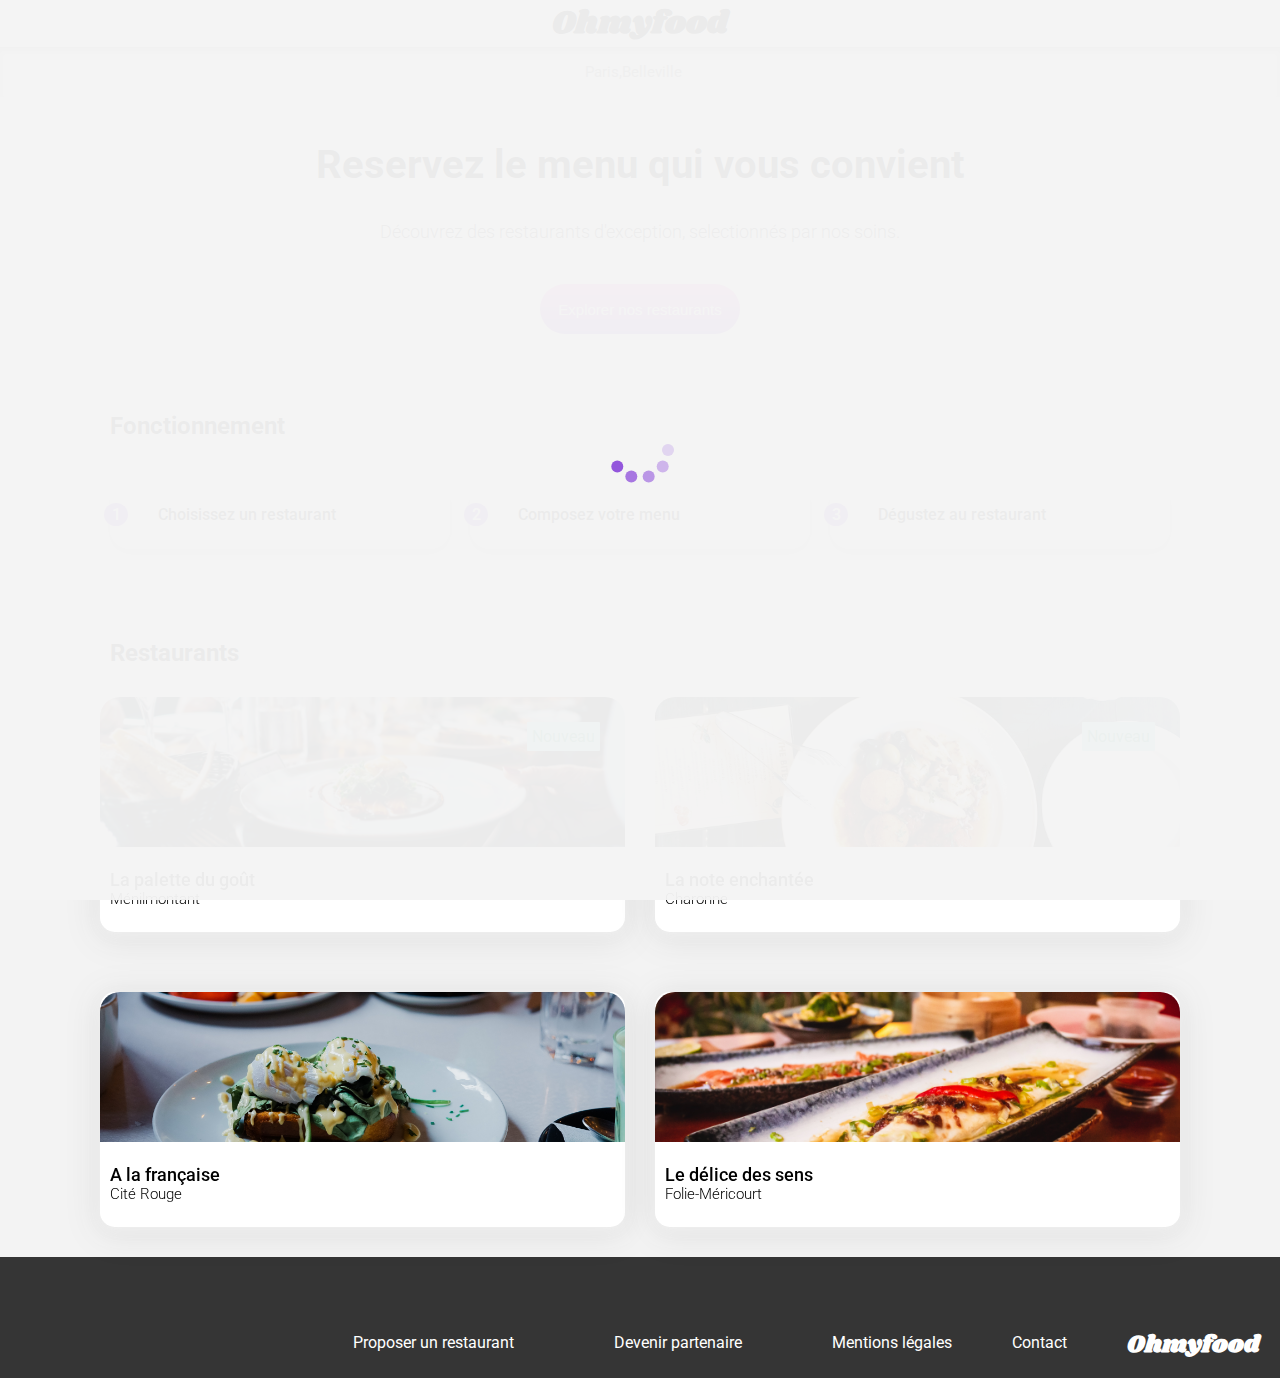
<file: Ohmyfood/index.html>
<!DOCTYPE html>
<html lang="fr">
  <head>
    <meta charset="UTF-8" />
    <meta name="viewport" content="width=device-width, initial-scale=1.0" />
    <title>OhMyFood</title>
    <link rel="preconnect" href="https://fonts.googleapis.com" />
    <link rel="preconnect" href="https://fonts.gstatic.com" crossorigin />
    <link
      rel="stylesheet"
      href="https://cdnjs.cloudflare.com/ajax/libs/font-awesome/6.2.1/css/all.min.css"
      integrity="sha512-MV7K8+y+gLIBoVD59lQIYicR65iaqukzvf/nwasF0nqhPay5w/9lJmVM2hMDcnK1OnMGCdVK+iQrJ7lzPJQd1w=="
      crossorigin="anonymous"
      referrerpolicy="no-referrer"
    />
    <link rel="stylesheet" href="sass/style.css" />
    <link
      href="https://fonts.googleapis.com/css2?family=Roboto:wght@100;300;500;700&family=Shrikhand&display=swap"
      rel="stylesheet"
    />
  </head>
  <body>
    <div class="main-container">
      <div class="loader">
        <div class="spinner"></div>
      </div>
      <header>
        <h1>Ohmyfood</h1>
      </header>

      <main>
        <div class="location">
          <i class="fa-solid fa-location-dot"></i>
          <input
            class="search-bar"
            type="search"
            placeholder="Paris,Belleville"
          />
        </div>
        <div class="recherche">
          <div class="recherche__titre">
            <h2>Reservez le menu qui vous convient</h2>

            <p>
              Découvrez des restaurants d'exception, selectionnés par nos soins.
            </p>
          </div>

          <button class="button">Explorer nos restaurants</button>
        </div>
        <section class="fonctionnement">
          <div class="fonctionnement__titre">
            <h2>Fonctionnement</h2>
          </div>

          <div class="fonctionnement__liste">
            <div class="fonctionnement__liste--card">
              <div class="fonctionnement__liste--num">1</div>
              <div><i class="fas fa-mobile-alt"></i></div>
              <h3 class="fonctionnement-txt">Choisissez un restaurant</h3>
            </div>
            <div class="fonctionnement__liste--card">
              <div class="fonctionnement__liste--num">2</div>
              <div><i class="fas fa-list"></i></div>
              <h3 class="fonctionnement-txt">Composez votre menu</h3>
            </div>
            <div class="fonctionnement__liste--card">
              <div class="fonctionnement__liste--num">3</div>
              <div><i class="fas fa-store"></i></div>
              <h3 class="fonctionnement-txt">Dégustez au restaurant</h3>
            </div>
          </div>
        </section>

        <section class="restaurants">
          <div class="restaurants__titre">
            <h2>Restaurants</h2>
          </div>
          <div class="restaurants_container">
            <a href="./page-resto1.html" class="card">
              <img
                src="restaurants/images/jay-wennington-N_Y88TWmGwA-unsplash.jpg"
                alt="La palette du goût"
              />
              <span class="nouveauté">Nouveau</span>
              <div class="restaurant-info">
                <div class="card-txt">
                  <h3>La palette du goût</h3>
                  <p>Ménilmontant</p>
                </div>
                <div class="favori">
                  <i class="fa-regular fa-heart" aria-hidden="true"></i>
                  <i class="fa-solid fa-heart" aria-hidden="true"></i>
                </div>
              </div>
            </a>

            <a href="./page-resto2.html" class="card">
              <img
                src="restaurants/images/stil-u2Lp8tXIcjw-unsplash.jpg"
                alt="La note enchantée"
              />
              <span class="nouveauté">Nouveau</span>
              <div class="restaurant-info">
                <div class="card-txt">
                  <h3>La note enchantée</h3>
                  <p>Charonne</p>
                </div>
                <div class="favori">
                  <i class="fa-regular fa-heart" aria-hidden="true"></i>
                  <i class="fa-solid fa-heart" aria-hidden="true"></i>
                </div>
              </div>
            </a>

            <a href="./page-resto3.html" class="card">
              <img
                src="restaurants/images/toa-heftiba-DQKerTsQwi0-unsplash.jpg"
                alt="A la française"
              />

              <div class="restaurant-info">
                <div class="card-txt">
                  <h3>A la française</h3>
                  <p>Cité Rouge</p>
                </div>
                <div class="favori">
                  <i class="fa-regular fa-heart" aria-hidden="true"></i>
                  <i class="fa-solid fa-heart" aria-hidden="true"></i>
                </div>
              </div>
            </a>

            <a href="./page-resto4.html" class="card">
              <img
                src="restaurants/images/louis-hansel-shotsoflouis-qNBGVyOCY8Q-unsplash.jpg"
                alt="Le délice des sens"
              />

              <div class="restaurant-info">
                <div class="card-txt">
                  <h3>Le délice des sens</h3>
                  <p>Folie-Méricourt</p>
                </div>
                <div class="favori">
                  <i class="fa-regular fa-heart" aria-hidden="true"></i>
                  <i class="fa-solid fa-heart" aria-hidden="true"></i>
                </div>
              </div>
            </a>
          </div>
        </section>
      </main>
      <footer>
        <div class="footer">
          <h2>Ohmyfood</h2>

          <h3 class="footer_info info1">
            <i class="fa-solid fa-utensils"></i>Proposer un restaurant
          </h3>

          <h3 class="footer_info info2">
            <i class="fa-solid fa-handshake-angle"></i> Devenir partenaire
          </h3>

          <h3 class="info3">Mentions légales</h3>

          <a href="mailto:renaultlucas@gmail.com" class="info4">Contact</a>
        </div>
      </footer>
    </div>
  </body>
</html>
</file>
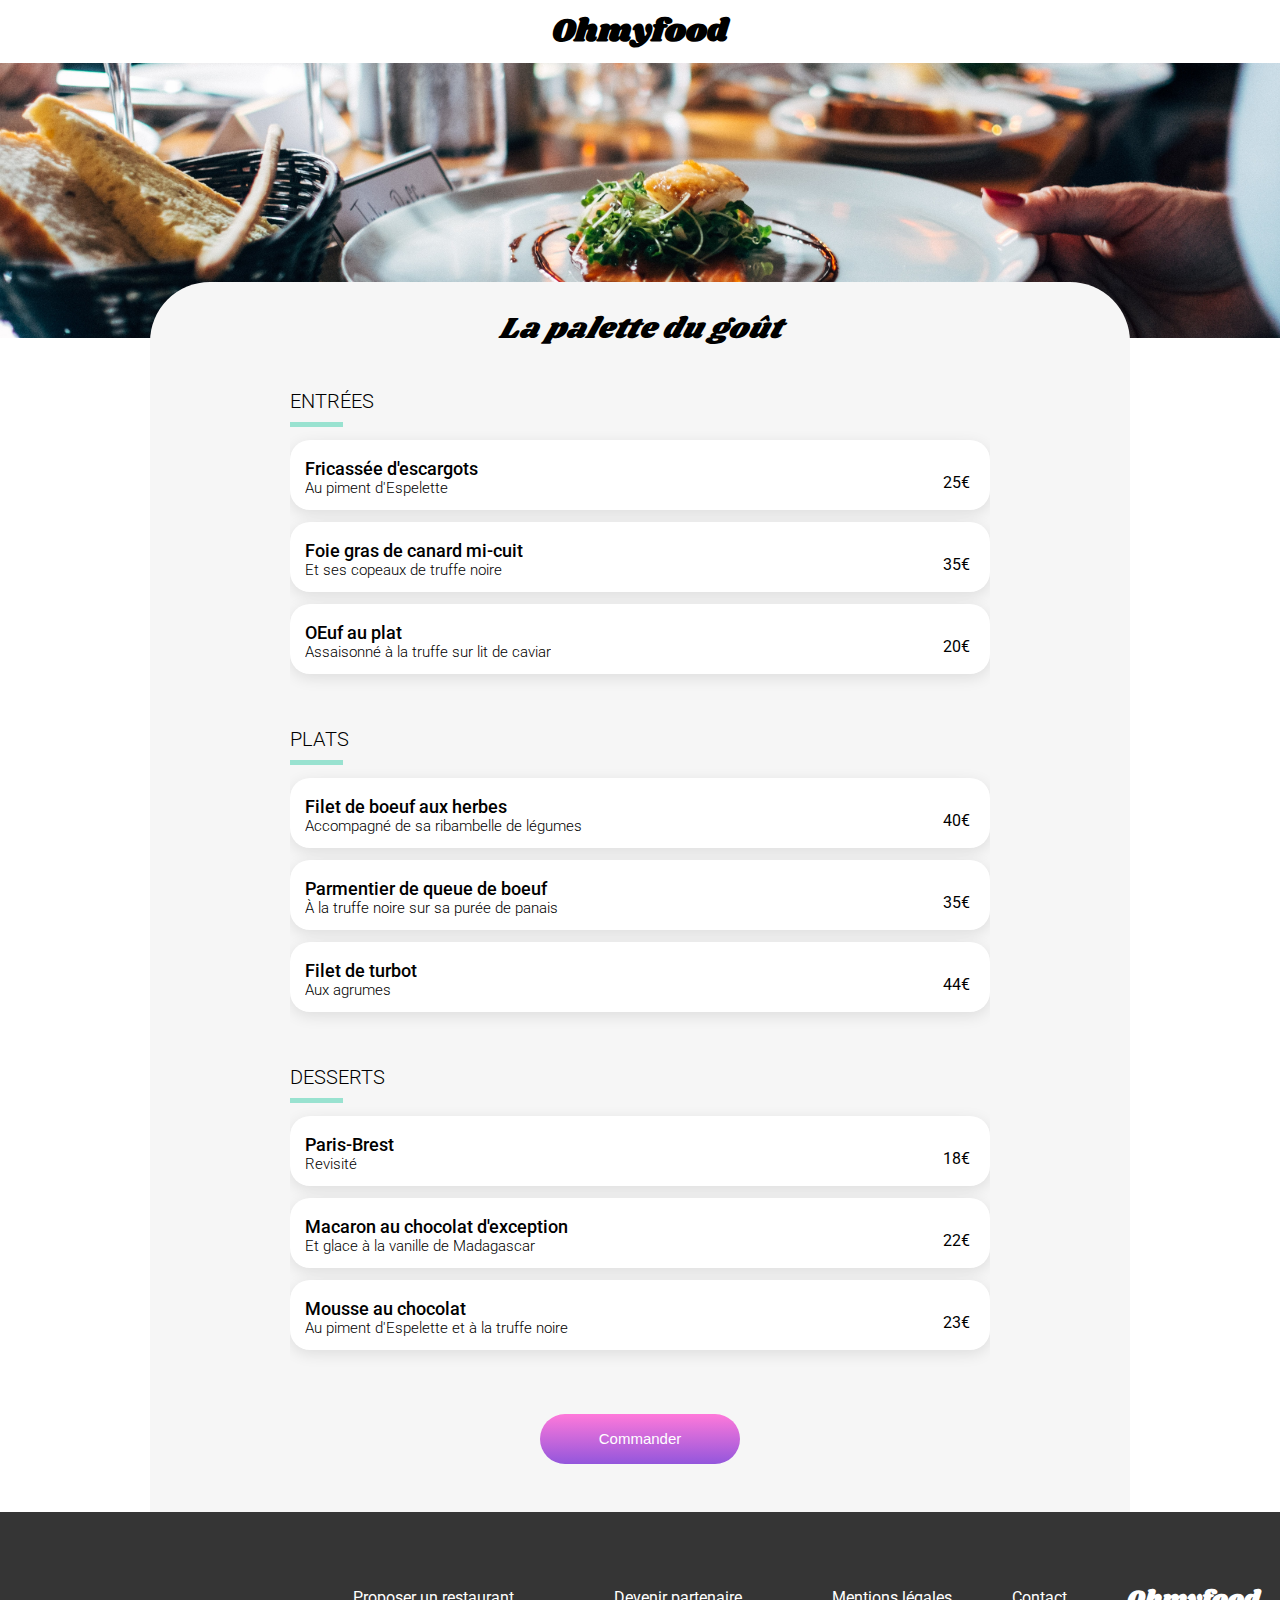
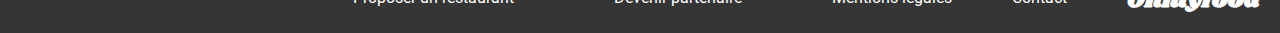
<file: Ohmyfood/page-resto1.html>
<!DOCTYPE html>
<html lang="fr">
  <head>
    <meta charset="UTF-8" />
    <meta name="viewport" content="width=device-width, initial-scale=1.0" />
    <title>OhMyFood</title>
    <link rel="preconnect" href="https://fonts.googleapis.com" />
    <link rel="preconnect" href="https://fonts.gstatic.com" crossorigin />
    <link
      rel="stylesheet"
      href="https://cdnjs.cloudflare.com/ajax/libs/font-awesome/6.2.1/css/all.min.css"
      integrity="sha512-MV7K8+y+gLIBoVD59lQIYicR65iaqukzvf/nwasF0nqhPay5w/9lJmVM2hMDcnK1OnMGCdVK+iQrJ7lzPJQd1w=="
      crossorigin="anonymous"
      referrerpolicy="no-referrer"
    />
    <link rel="stylesheet" href="sass/style.css" />
    <link
      href="https://fonts.googleapis.com/css2?family=Roboto:wght@100;300;500;700&family=Shrikhand&display=swap"
      rel="stylesheet"
    />
  </head>
  <body>
    <header class="header-resto">
      <a class="fa-solid fa-arrow-left" href="./index.html"></a>
      <h1>Ohmyfood</h1>
    </header>
    <main>
      <img
        src="restaurants/images/jay-wennington-N_Y88TWmGwA-unsplash.jpg"
        alt="La palette du goût"
        class="resto-img"
      />
      <section class="resto-menu">
        <div class="resto-titre">
          <h2 class="nom-menu">La palette du goût</h2>
          <i class="fa-regular fa-heart" aria-hidden="true"></i>
          <i class="fa-solid fa-heart" aria-hidden="true"></i>
        </div>

        <div class="resto-block">
          <div class="menu-carte">
            <h2>ENTRÉES</h2>
          </div>
          <div class="resto-card-info">
            <div class="resto-card-container">
              <div class="resto-card-content">
                <h3>Fricassée d'escargots</h3>
                <p>Au piment d'Espelette</p>
              </div>
              <span class="prix">25€</span>
              <div class="resto-checkbox">
                <i class="fa-solid fa-check"></i>
              </div>
            </div>
          </div>
          <div class="resto-card-info">
            <div class="resto-card-container">
              <div class="resto-card-content">
                <h3>Foie gras de canard mi-cuit</h3>
                <p>Et ses copeaux de truffe noire</p>
              </div>
              <span class="prix">35€</span>
              <div class="resto-checkbox">
                <i class="fa-solid fa-check"></i>
              </div>
            </div>
          </div>
          <div class="resto-card-info">
            <div class="resto-card-container">
              <div class="resto-card-content">
                <h3>OEuf au plat</h3>
                <p>Assaisonné à la truffe sur lit de caviar</p>
              </div>
              <span class="prix">20€</span>
              <div class="resto-checkbox">
                <i class="fa-solid fa-check"></i>
              </div>
            </div>
          </div>
        </div>
        <div class="resto-block">
          <div class="menu-carte">
            <h2>PLATS</h2>
          </div>
          <div class="resto-card-info">
            <div class="resto-card-container">
              <div class="resto-card-content">
                <h3>Filet de boeuf aux herbes</h3>
                <p>Accompagné de sa ribambelle de légumes</p>
              </div>
              <span class="prix">40€</span>
              <div class="resto-checkbox">
                <i class="fa-solid fa-check"></i>
              </div>
            </div>
          </div>
          <div class="resto-card-info">
            <div class="resto-card-container">
              <div class="resto-card-content">
                <h3>Parmentier de queue de boeuf</h3>
                <p>À la truffe noire sur sa purée de panais</p>
              </div>
              <span class="prix">35€</span>
              <div class="resto-checkbox">
                <i class="fa-solid fa-check"></i>
              </div>
            </div>
          </div>
          <div class="resto-card-info">
            <div class="resto-card-container">
              <div class="resto-card-content">
                <h3>Filet de turbot</h3>
                <p>Aux agrumes</p>
              </div>
              <span class="prix">44€</span>
              <div class="resto-checkbox">
                <i class="fa-solid fa-check"></i>
              </div>
            </div>
          </div>
        </div>
        <div class="resto-block">
          <div class="menu-carte">
            <h2>DESSERTS</h2>
          </div>
          <div class="resto-card-info">
            <div class="resto-card-container">
              <div class="resto-card-content">
                <h3>Paris-Brest</h3>
                <p>Revisité</p>
              </div>
              <span class="prix">18€</span>
              <div class="resto-checkbox">
                <i class="fa-solid fa-check"></i>
              </div>
            </div>
          </div>
          <div class="resto-card-info">
            <div class="resto-card-container">
              <div class="resto-card-content">
                <h3>Macaron au chocolat d'exception</h3>
                <p>Et glace à la vanille de Madagascar</p>
              </div>
              <span class="prix">22€</span>
              <div class="resto-checkbox">
                <i class="fa-solid fa-check"></i>
              </div>
            </div>
          </div>
          <div class="resto-card-info">
            <div class="resto-card-container">
              <div class="resto-card-content">
                <h3>Mousse au chocolat</h3>
                <p>Au piment d'Espelette et à la truffe noire</p>
              </div>
              <span class="prix">23€</span>
              <div class="resto-checkbox">
                <i class="fa-solid fa-check"></i>
              </div>
            </div>
          </div>
        </div>
        <div class="secondButton">
          <button class="button">Commander</button>
        </div>
      </section>
    </main>
    <footer>
      <div class="footer">
        <h2>Ohmyfood</h2>

        <h3 class="footer_info info1">
          <i class="fa-solid fa-utensils"></i>Proposer un restaurant
        </h3>

        <h3 class="footer_info info2">
          <i class="fa-solid fa-handshake-angle"></i> Devenir partenaire
        </h3>

        <h3 class="info3">Mentions légales</h3>

        <h3 class="info4">Contact</h3>
      </div>
    </footer>
  </body>
</html>
</file>
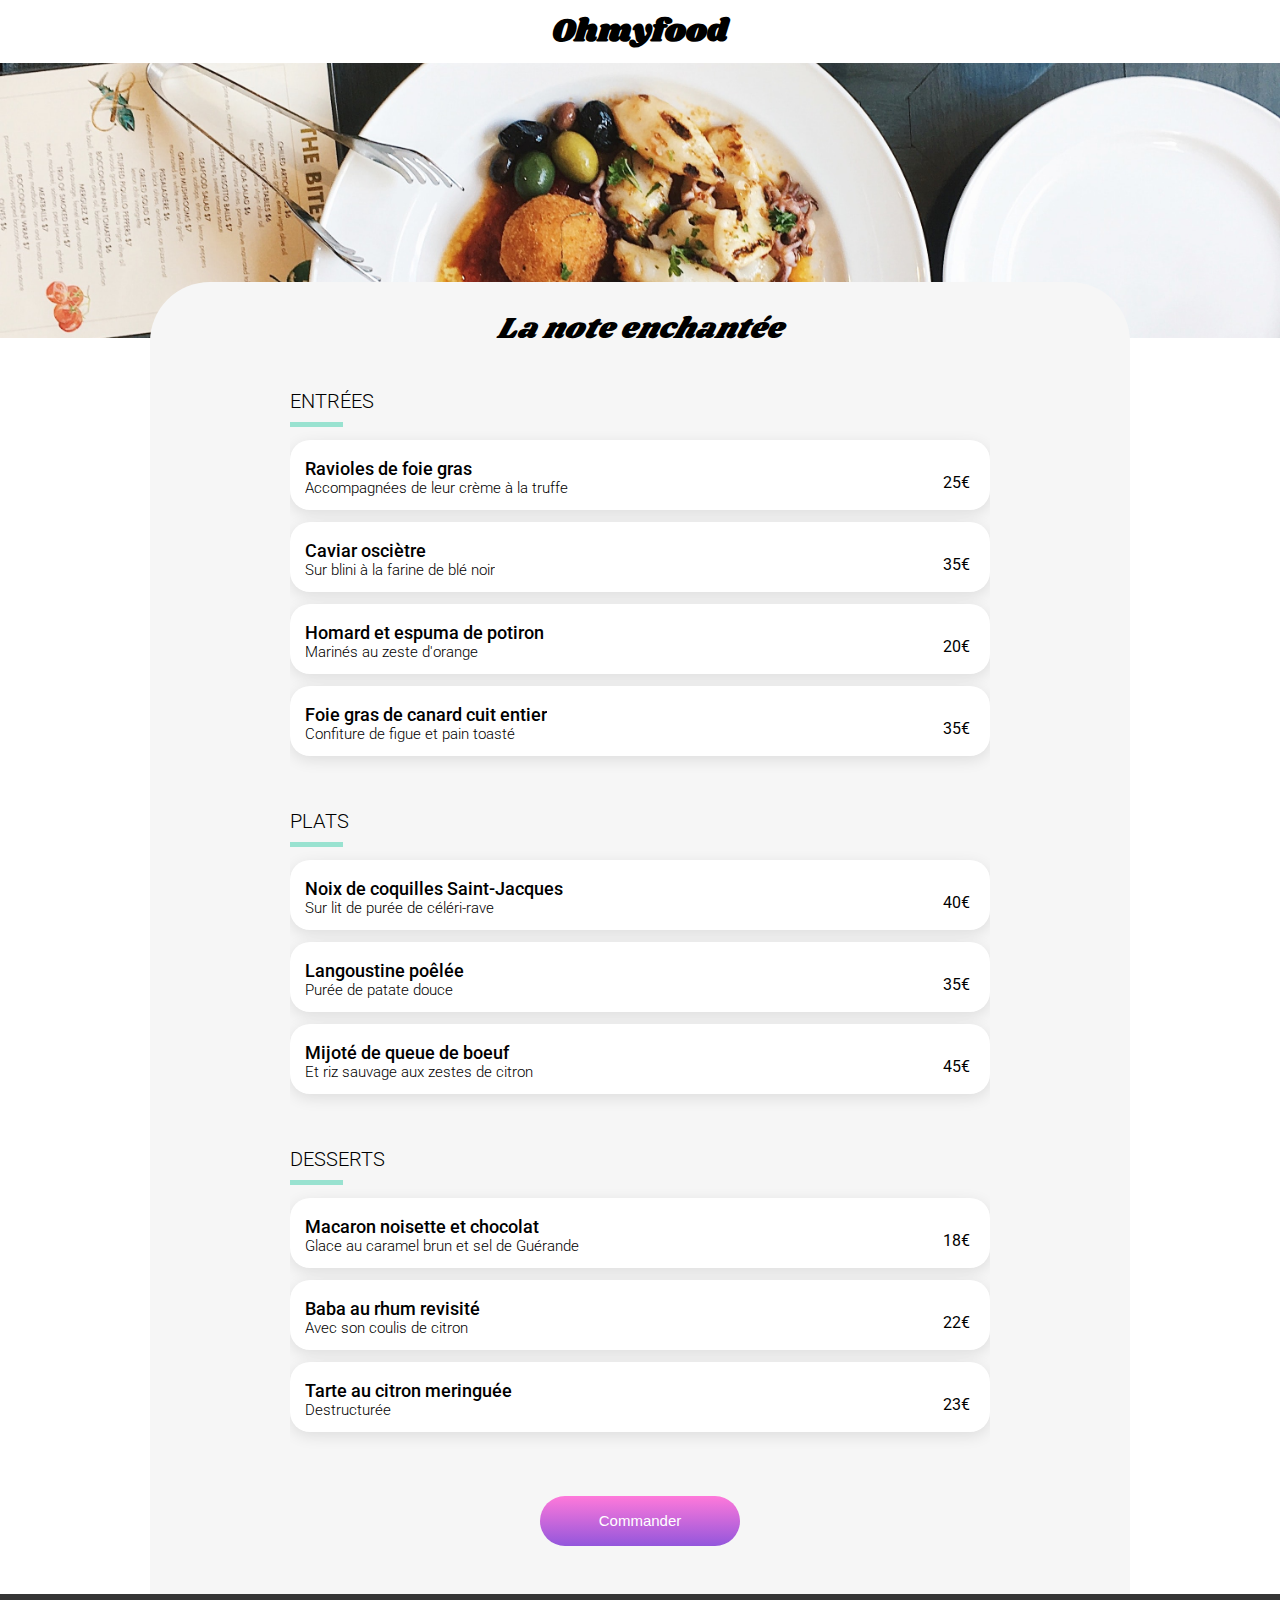
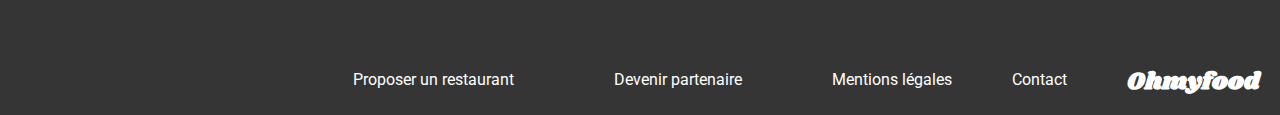
<file: Ohmyfood/page-resto2.html>
<!DOCTYPE html>
<html lang="fr">
  <head>
    <meta charset="UTF-8" />
    <meta name="viewport" content="width=device-width, initial-scale=1.0" />
    <title>OhMyFood</title>
    <link rel="preconnect" href="https://fonts.googleapis.com" />
    <link rel="preconnect" href="https://fonts.gstatic.com" crossorigin />
    <link
      rel="stylesheet"
      href="https://cdnjs.cloudflare.com/ajax/libs/font-awesome/6.2.1/css/all.min.css"
      integrity="sha512-MV7K8+y+gLIBoVD59lQIYicR65iaqukzvf/nwasF0nqhPay5w/9lJmVM2hMDcnK1OnMGCdVK+iQrJ7lzPJQd1w=="
      crossorigin="anonymous"
      referrerpolicy="no-referrer"
    />
    <link rel="stylesheet" href="sass/style.css" />
    <link
      href="https://fonts.googleapis.com/css2?family=Roboto:wght@100;300;500;700&family=Shrikhand&display=swap"
      rel="stylesheet"
    />
  </head>
  <body>
    <header class="header-resto">
      <a class="fa-solid fa-arrow-left" href="./index.html"></a>
      <h1>Ohmyfood</h1>
    </header>
    <main>
      <img
        src="restaurants/images/stil-u2Lp8tXIcjw-unsplash.jpg"
        alt="La note enchantée"
        class="resto-img"
      />
      <section class="resto-menu">
        <div class="resto-titre">
          <h2 class="nom-menu">La note enchantée</h2>
          <i class="fa-regular fa-heart" aria-hidden="true"></i>
          <i class="fa-solid fa-heart" aria-hidden="true"></i>
        </div>

        <div class="resto-block">
          <div class="menu-carte">
            <h2>ENTRÉES</h2>
          </div>
          <div class="resto-card-info">
            <div class="resto-card-container">
              <div class="resto-card-content">
                <h3>Ravioles de foie gras</h3>
                <p>Accompagnées de leur crème à la truffe</p>
              </div>
              <span class="prix">25€</span>
              <div class="resto-checkbox">
                <i class="fa-solid fa-check"></i>
              </div>
            </div>
          </div>
          <div class="resto-card-info">
            <div class="resto-card-container">
              <div class="resto-card-content">
                <h3>Caviar osciètre</h3>
                <p>Sur blini à la farine de blé noir</p>
              </div>
              <span class="prix">35€</span>
              <div class="resto-checkbox">
                <i class="fa-solid fa-check"></i>
              </div>
            </div>
          </div>
          <div class="resto-card-info">
            <div class="resto-card-container">
              <div class="resto-card-content">
                <h3>Homard et espuma de potiron</h3>
                <p>Marinés au zeste d'orange</p>
              </div>
              <span class="prix">20€</span>
              <div class="resto-checkbox">
                <i class="fa-solid fa-check"></i>
              </div>
            </div>
          </div>
          <div class="resto-card-info">
            <div class="resto-card-container">
              <div class="resto-card-content">
                <h3>Foie gras de canard cuit entier</h3>
                <p>Confiture de figue et pain toasté</p>
              </div>
              <span class="prix">35€</span>
              <div class="resto-checkbox">
                <i class="fa-solid fa-check"></i>
              </div>
            </div>
          </div>
        </div>
        <div class="resto-block">
          <div class="menu-carte">
            <h2>PLATS</h2>
          </div>
          <div class="resto-card-info">
            <div class="resto-card-container">
              <div class="resto-card-content">
                <h3>Noix de coquilles Saint-Jacques</h3>
                <p>Sur lit de purée de céléri-rave</p>
              </div>
              <span class="prix">40€</span>
              <div class="resto-checkbox">
                <i class="fa-solid fa-check"></i>
              </div>
            </div>
          </div>
          <div class="resto-card-info">
            <div class="resto-card-container">
              <div class="resto-card-content">
                <h3>Langoustine poêlée</h3>
                <p>Purée de patate douce</p>
              </div>
              <span class="prix">35€</span>
              <div class="resto-checkbox">
                <i class="fa-solid fa-check"></i>
              </div>
            </div>
          </div>
          <div class="resto-card-info">
            <div class="resto-card-container">
              <div class="resto-card-content">
                <h3>Mijoté de queue de boeuf</h3>
                <p>Et riz sauvage aux zestes de citron</p>
              </div>
              <span class="prix">45€</span>
              <div class="resto-checkbox">
                <i class="fa-solid fa-check"></i>
              </div>
            </div>
          </div>
        </div>
        <div class="resto-block">
          <div class="menu-carte">
            <h2>DESSERTS</h2>
          </div>
          <div class="resto-card-info">
            <div class="resto-card-container">
              <div class="resto-card-content">
                <h3>Macaron noisette et chocolat</h3>
                <p>Glace au caramel brun et sel de Guérande</p>
              </div>
              <span class="prix">18€</span>
              <div class="resto-checkbox">
                <i class="fa-solid fa-check"></i>
              </div>
            </div>
          </div>
          <div class="resto-card-info">
            <div class="resto-card-container">
              <div class="resto-card-content">
                <h3>Baba au rhum revisité</h3>
                <p>Avec son coulis de citron</p>
              </div>
              <span class="prix">22€</span>
              <div class="resto-checkbox">
                <i class="fa-solid fa-check"></i>
              </div>
            </div>
          </div>
          <div class="resto-card-info">
            <div class="resto-card-container">
              <div class="resto-card-content">
                <h3>Tarte au citron meringuée</h3>
                <p>Destructurée</p>
              </div>
              <span class="prix">23€</span>
              <div class="resto-checkbox">
                <i class="fa-solid fa-check"></i>
              </div>
            </div>
          </div>
        </div>
        <div class="secondButton">
          <button class="button">Commander</button>
        </div>
      </section>
    </main>
    <footer>
      <div class="footer">
        <h2>Ohmyfood</h2>

        <h3 class="footer_info info1">
          <i class="fa-solid fa-utensils"></i>Proposer un restaurant
        </h3>

        <h3 class="footer_info info2">
          <i class="fa-solid fa-handshake-angle"></i> Devenir partenaire
        </h3>

        <h3 class="info3">Mentions légales</h3>

        <a href="renaultlucas@gmail.com" class="info4">Contact</a>
      </div>
    </footer>
  </body>
</html>
</file>
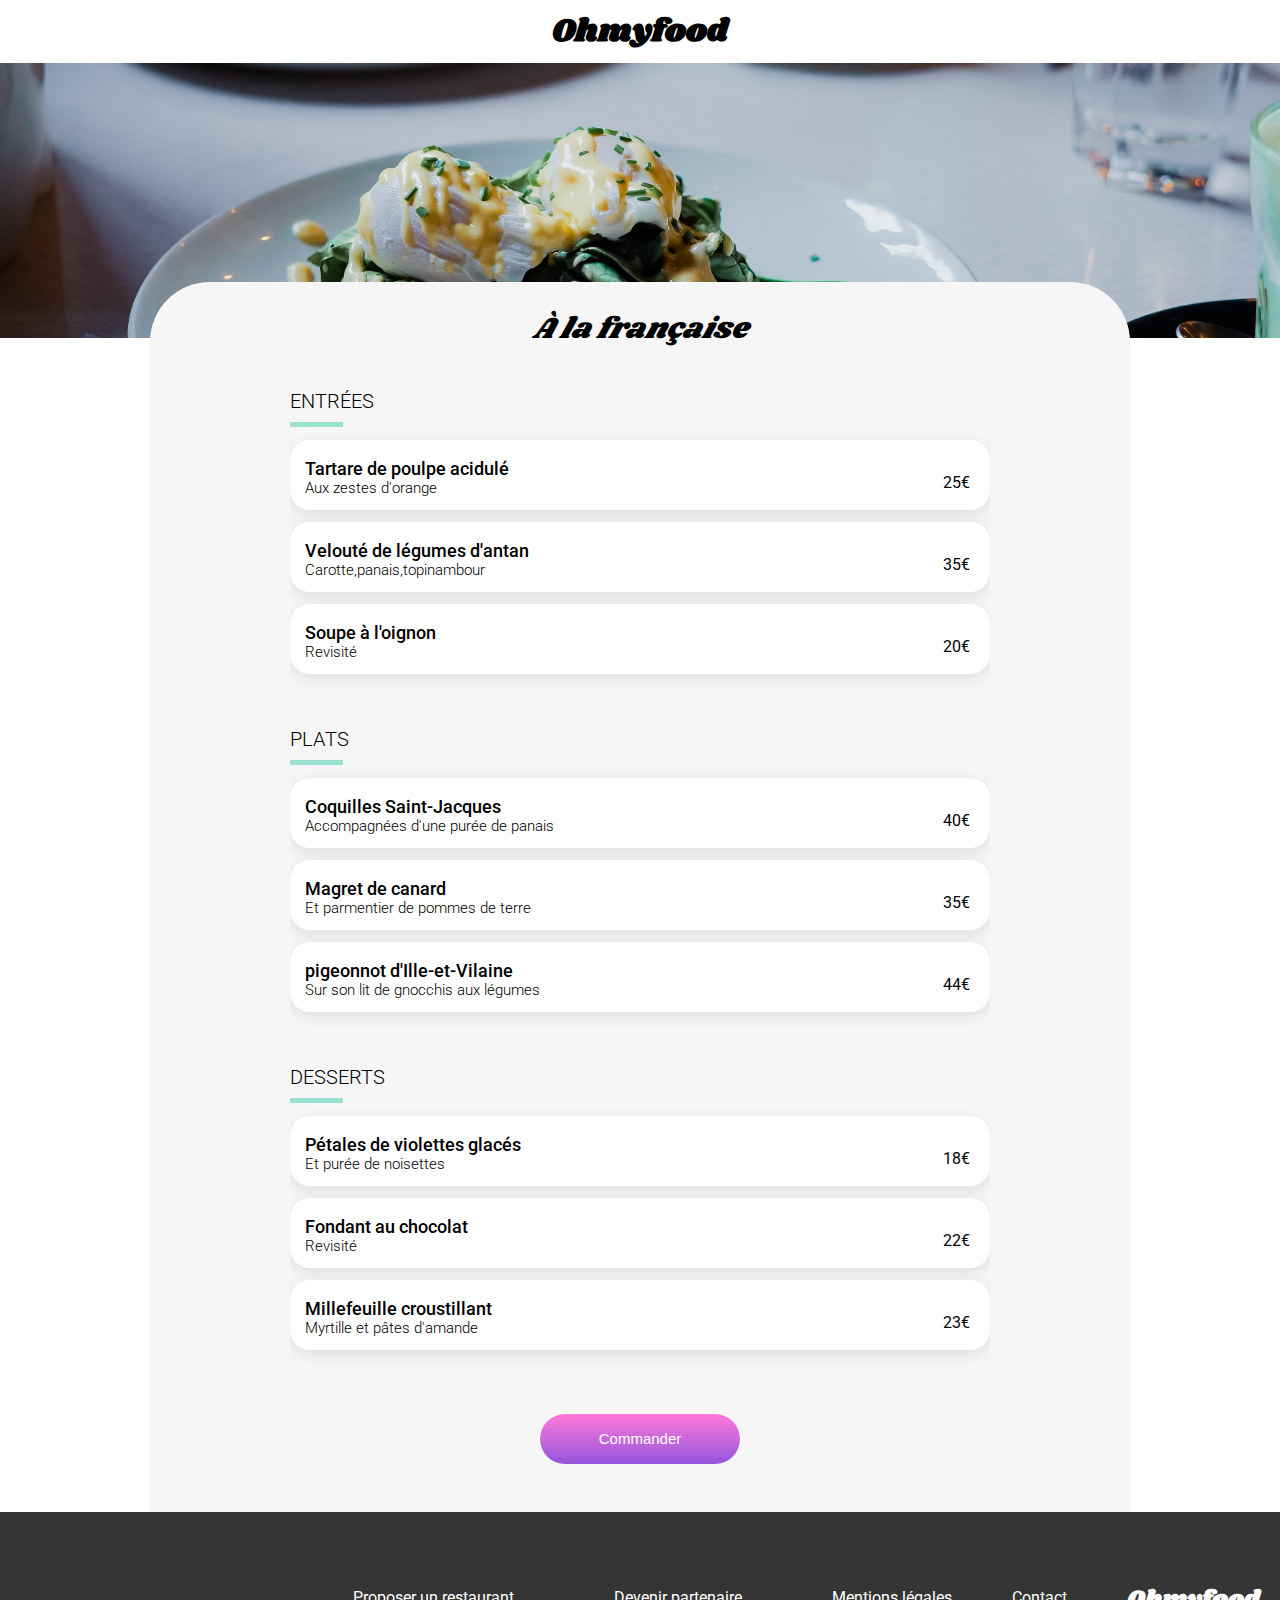
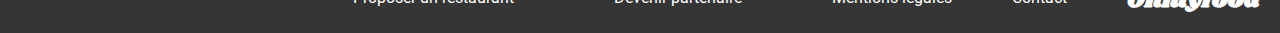
<file: Ohmyfood/page-resto3.html>
<!DOCTYPE html>
<html lang="fr">
  <head>
    <meta charset="UTF-8" />
    <meta name="viewport" content="width=device-width, initial-scale=1.0" />
    <title>OhMyFood</title>
    <link rel="preconnect" href="https://fonts.googleapis.com" />
    <link rel="preconnect" href="https://fonts.gstatic.com" crossorigin />
    <link
      rel="stylesheet"
      href="https://cdnjs.cloudflare.com/ajax/libs/font-awesome/6.2.1/css/all.min.css"
      integrity="sha512-MV7K8+y+gLIBoVD59lQIYicR65iaqukzvf/nwasF0nqhPay5w/9lJmVM2hMDcnK1OnMGCdVK+iQrJ7lzPJQd1w=="
      crossorigin="anonymous"
      referrerpolicy="no-referrer"
    />
    <link rel="stylesheet" href="sass/style.css" />
    <link
      href="https://fonts.googleapis.com/css2?family=Roboto:wght@100;300;500;700&family=Shrikhand&display=swap"
      rel="stylesheet"
    />
  </head>
  <body>
    <header class="header-resto">
      <a class="fa-solid fa-arrow-left" href="./index.html"></a>
      <h1>Ohmyfood</h1>
    </header>
    <main>
      <img
        src="restaurants/images/toa-heftiba-DQKerTsQwi0-unsplash.jpg"
        alt="À la française"
        class="resto-img"
      />
      <section class="resto-menu">
        <div class="resto-titre">
          <h2 class="nom-menu">À la française</h2>
          <i class="fa-regular fa-heart" aria-hidden="true"></i>
          <i class="fa-solid fa-heart" aria-hidden="true"></i>
        </div>

        <div class="resto-block">
          <div class="menu-carte">
            <h2>ENTRÉES</h2>
          </div>
          <div class="resto-card-info">
            <div class="resto-card-container">
              <div class="resto-card-content">
                <h3>Tartare de poulpe acidulé</h3>
                <p>Aux zestes d'orange</p>
              </div>
              <span class="prix">25€</span>
              <div class="resto-checkbox">
                <i class="fa-solid fa-check"></i>
              </div>
            </div>
          </div>
          <div class="resto-card-info">
            <div class="resto-card-container">
              <div class="resto-card-content">
                <h3>Velouté de légumes d'antan</h3>
                <p>Carotte,panais,topinambour</p>
              </div>
              <span class="prix">35€</span>
              <div class="resto-checkbox">
                <i class="fa-solid fa-check"></i>
              </div>
            </div>
          </div>
          <div class="resto-card-info">
            <div class="resto-card-container">
              <div class="resto-card-content">
                <h3>Soupe à l'oignon</h3>
                <p>Revisité</p>
              </div>
              <span class="prix">20€</span>
              <div class="resto-checkbox">
                <i class="fa-solid fa-check"></i>
              </div>
            </div>
          </div>
        </div>
        <div class="resto-block">
          <div class="menu-carte">
            <h2>PLATS</h2>
          </div>
          <div class="resto-card-info">
            <div class="resto-card-container">
              <div class="resto-card-content">
                <h3>Coquilles Saint-Jacques</h3>
                <p>Accompagnées d'une purée de panais</p>
              </div>
              <span class="prix">40€</span>
              <div class="resto-checkbox">
                <i class="fa-solid fa-check"></i>
              </div>
            </div>
          </div>
          <div class="resto-card-info">
            <div class="resto-card-container">
              <div class="resto-card-content">
                <h3>Magret de canard</h3>
                <p>Et parmentier de pommes de terre</p>
              </div>
              <span class="prix">35€</span>
              <div class="resto-checkbox">
                <i class="fa-solid fa-check"></i>
              </div>
            </div>
          </div>
          <div class="resto-card-info">
            <div class="resto-card-container">
              <div class="resto-card-content">
                <h3>pigeonnot d'Ille-et-Vilaine</h3>
                <p>Sur son lit de gnocchis aux légumes</p>
              </div>
              <span class="prix">44€</span>
              <div class="resto-checkbox">
                <i class="fa-solid fa-check"></i>
              </div>
            </div>
          </div>
        </div>
        <div class="resto-block">
          <div class="menu-carte">
            <h2>DESSERTS</h2>
          </div>
          <div class="resto-card-info">
            <div class="resto-card-container">
              <div class="resto-card-content">
                <h3>Pétales de violettes glacés</h3>
                <p>Et purée de noisettes</p>
              </div>
              <span class="prix">18€</span>
              <div class="resto-checkbox">
                <i class="fa-solid fa-check"></i>
              </div>
            </div>
          </div>
          <div class="resto-card-info">
            <div class="resto-card-container">
              <div class="resto-card-content">
                <h3>Fondant au chocolat</h3>
                <p>Revisité</p>
              </div>
              <span class="prix">22€</span>
              <div class="resto-checkbox">
                <i class="fa-solid fa-check"></i>
              </div>
            </div>
          </div>
          <div class="resto-card-info">
            <div class="resto-card-container">
              <div class="resto-card-content">
                <h3>Millefeuille croustillant</h3>
                <p>Myrtille et pâtes d'amande</p>
              </div>
              <span class="prix">23€</span>
              <div class="resto-checkbox">
                <i class="fa-solid fa-check"></i>
              </div>
            </div>
          </div>
        </div>
        <div class="secondButton">
          <button class="button">Commander</button>
        </div>
      </section>
    </main>
    <footer>
      <div class="footer">
        <h2>Ohmyfood</h2>

        <h3 class="footer_info info1">
          <i class="fa-solid fa-utensils"></i>Proposer un restaurant
        </h3>

        <h3 class="footer_info info2">
          <i class="fa-solid fa-handshake-angle"></i> Devenir partenaire
        </h3>

        <h3 class="info3">Mentions légales</h3>

        <h3 class="info4">Contact</h3>
      </div>
    </footer>
  </body>
</html>
</file>
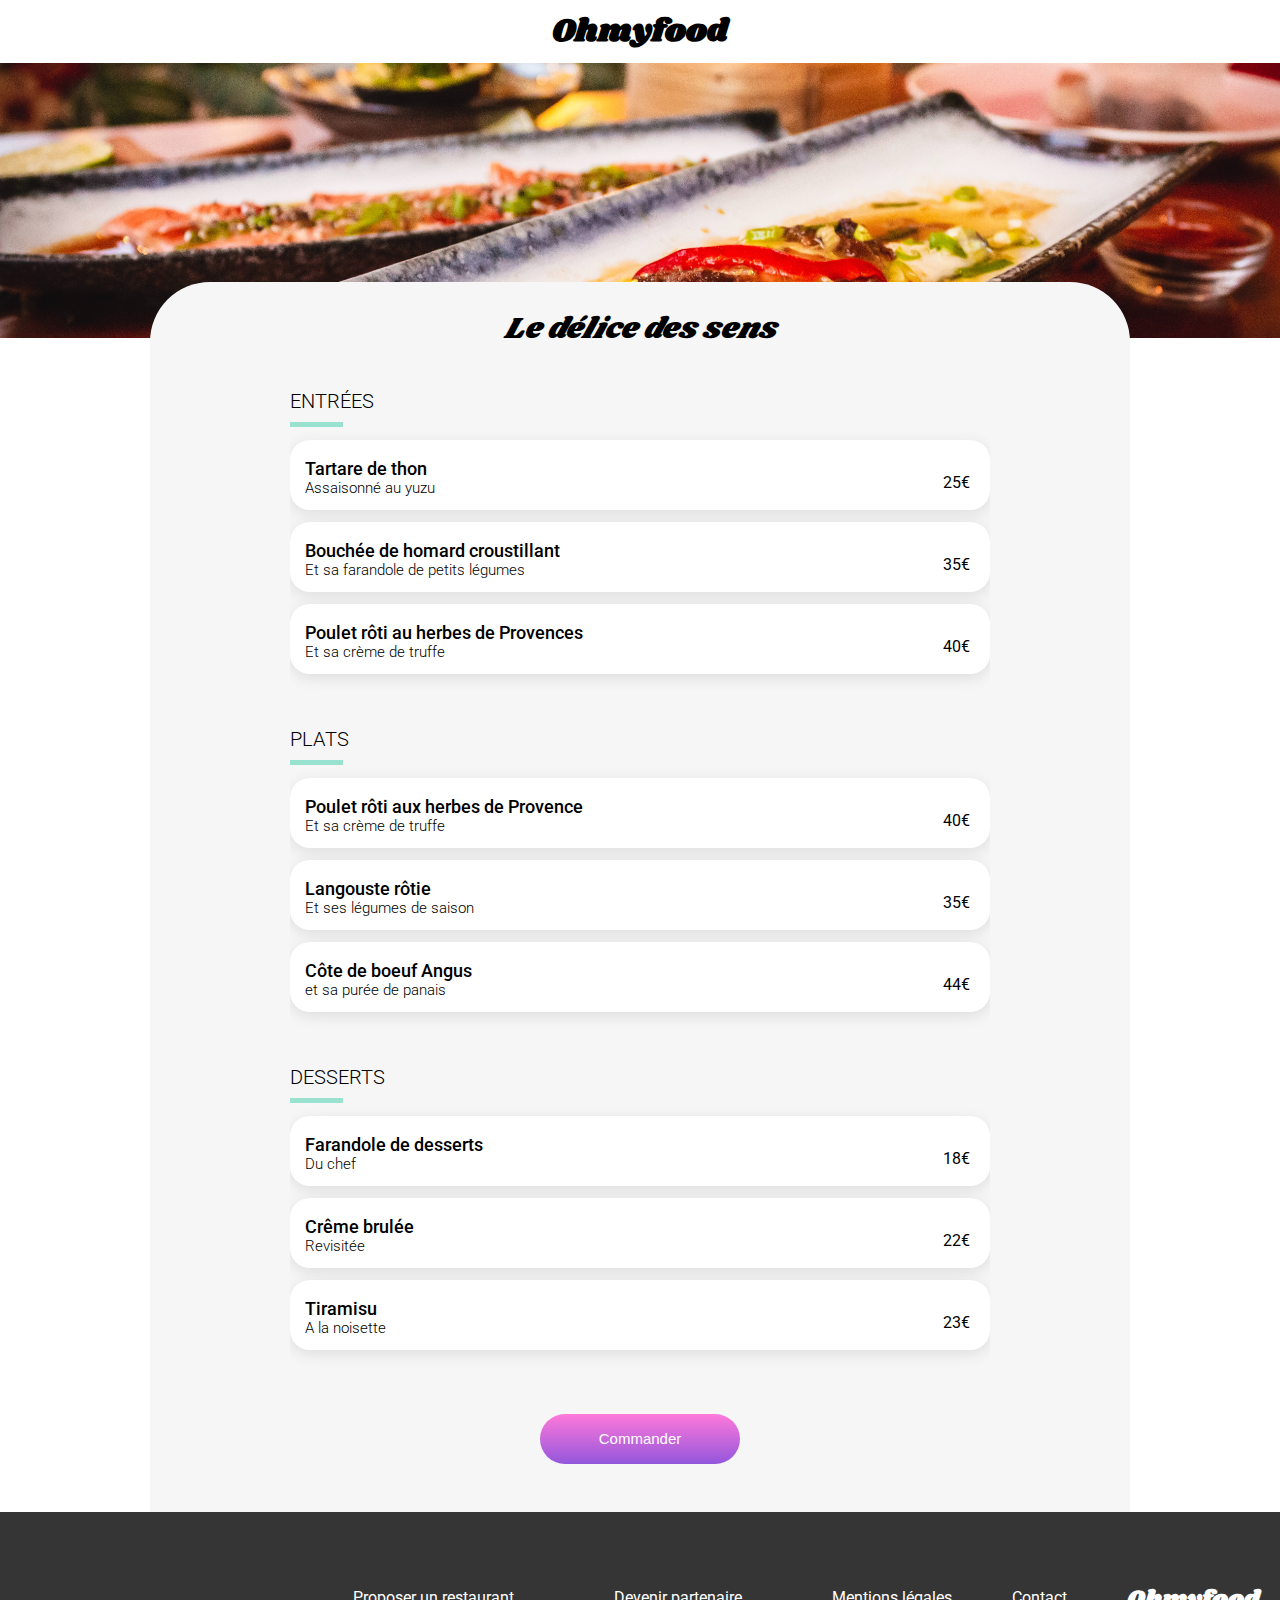
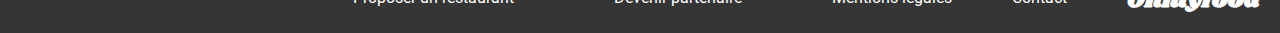
<file: Ohmyfood/page-resto4.html>
<!DOCTYPE html>
<html lang="fr">
  <head>
    <meta charset="UTF-8" />
    <meta name="viewport" content="width=device-width, initial-scale=1.0" />
    <title>OhMyFood</title>
    <link rel="preconnect" href="https://fonts.googleapis.com" />
    <link rel="preconnect" href="https://fonts.gstatic.com" crossorigin />
    <link
      rel="stylesheet"
      href="https://cdnjs.cloudflare.com/ajax/libs/font-awesome/6.2.1/css/all.min.css"
      integrity="sha512-MV7K8+y+gLIBoVD59lQIYicR65iaqukzvf/nwasF0nqhPay5w/9lJmVM2hMDcnK1OnMGCdVK+iQrJ7lzPJQd1w=="
      crossorigin="anonymous"
      referrerpolicy="no-referrer"
    />
    <link rel="stylesheet" href="sass/style.css" />
    <link
      href="https://fonts.googleapis.com/css2?family=Roboto:wght@100;300;500;700&family=Shrikhand&display=swap"
      rel="stylesheet"
    />
  </head>
  <body>
    <header class="header-resto">
      <a class="fa-solid fa-arrow-left" href="./index.html"></a>
      <h1>Ohmyfood</h1>
    </header>
    <main>
      <img
        src="restaurants/images/louis-hansel-shotsoflouis-qNBGVyOCY8Q-unsplash.jpg"
        alt="Le délice des sens"
        class="resto-img"
      />
      <section class="resto-menu">
        <div class="resto-titre">
          <h2 class="nom-menu">Le délice des sens</h2>
          <i class="fa-regular fa-heart" aria-hidden="true"></i>
          <i class="fa-solid fa-heart" aria-hidden="true"></i>
        </div>

        <div class="resto-block">
          <div class="menu-carte">
            <h2>ENTRÉES</h2>
          </div>
          <div class="resto-card-info">
            <div class="resto-card-container">
              <div class="resto-card-content">
                <h3>Tartare de thon</h3>
                <p>Assaisonné au yuzu</p>
              </div>
              <span class="prix">25€</span>
              <div class="resto-checkbox">
                <i class="fa-solid fa-check"></i>
              </div>
            </div>
          </div>
          <div class="resto-card-info">
            <div class="resto-card-container">
              <div class="resto-card-content">
                <h3>Bouchée de homard croustillant</h3>
                <p>Et sa farandole de petits légumes</p>
              </div>
              <span class="prix">35€</span>
              <div class="resto-checkbox">
                <i class="fa-solid fa-check"></i>
              </div>
            </div>
          </div>
          <div class="resto-card-info">
            <div class="resto-card-container">
              <div class="resto-card-content">
                <h3>Poulet rôti au herbes de Provences</h3>
                <p>Et sa crème de truffe</p>
              </div>
              <span class="prix">40€</span>
              <div class="resto-checkbox">
                <i class="fa-solid fa-check"></i>
              </div>
            </div>
          </div>
        </div>
        <div class="resto-block">
          <div class="menu-carte">
            <h2>PLATS</h2>
          </div>
          <div class="resto-card-info">
            <div class="resto-card-container">
              <div class="resto-card-content">
                <h3>Poulet rôti aux herbes de Provence</h3>
                <p>Et sa crème de truffe</p>
              </div>
              <span class="prix">40€</span>
              <div class="resto-checkbox">
                <i class="fa-solid fa-check"></i>
              </div>
            </div>
          </div>
          <div class="resto-card-info">
            <div class="resto-card-container">
              <div class="resto-card-content">
                <h3>Langouste rôtie</h3>
                <p>Et ses légumes de saison</p>
              </div>
              <span class="prix">35€</span>
              <div class="resto-checkbox">
                <i class="fa-solid fa-check"></i>
              </div>
            </div>
          </div>
          <div class="resto-card-info">
            <div class="resto-card-container">
              <div class="resto-card-content">
                <h3>Côte de boeuf Angus</h3>
                <p>et sa purée de panais</p>
              </div>
              <span class="prix">44€</span>
              <div class="resto-checkbox">
                <i class="fa-solid fa-check"></i>
              </div>
            </div>
          </div>
        </div>
        <div class="resto-block">
          <div class="menu-carte">
            <h2>DESSERTS</h2>
          </div>
          <div class="resto-card-info">
            <div class="resto-card-container">
              <div class="resto-card-content">
                <h3>Farandole de desserts</h3>
                <p>Du chef</p>
              </div>
              <span class="prix">18€</span>
              <div class="resto-checkbox">
                <i class="fa-solid fa-check"></i>
              </div>
            </div>
          </div>
          <div class="resto-card-info">
            <div class="resto-card-container">
              <div class="resto-card-content">
                <h3>Crême brulée</h3>
                <p>Revisitée</p>
              </div>
              <span class="prix">22€</span>
              <div class="resto-checkbox">
                <i class="fa-solid fa-check"></i>
              </div>
            </div>
          </div>
          <div class="resto-card-info">
            <div class="resto-card-container">
              <div class="resto-card-content">
                <h3>Tiramisu</h3>
                <p>A la noisette</p>
              </div>
              <span class="prix">23€</span>
              <div class="resto-checkbox">
                <i class="fa-solid fa-check"></i>
              </div>
            </div>
          </div>
        </div>
        <div class="secondButton">
          <button class="button">Commander</button>
        </div>
      </section>
    </main>
    <footer>
      <div class="footer">
        <h2>Ohmyfood</h2>

        <h3 class="footer_info info1">
          <i class="fa-solid fa-utensils"></i>Proposer un restaurant
        </h3>

        <h3 class="footer_info info2">
          <i class="fa-solid fa-handshake-angle"></i> Devenir partenaire
        </h3>

        <h3 class="info3">Mentions légales</h3>

        <h3 class="info4">Contact</h3>
      </div>
    </footer>
  </body>
</html>
</file>
<file: Ohmyfood/sass/style.css>
@charset "UTF-8";
@keyframes spinn {
  to {
    transform: rotate(360deg);
  }
}
@keyframes change {
  0% {
    transform: scale(1);
  }
  100% {
    transform: scale(0);
  }
}
@keyframes slide {
  0% {
    transform: scale(0);
  }
  100% {
    transform: scale(1);
  }
}
body {
  font-family: "Roboto", sans-serif;
  margin: 0;
  padding: 0;
  width: 100%;
}

.main-container {
  width: 100%;
  box-sizing: border-box;
  margin: auto;
}

h1 {
  text-align: center;
  font-family: "Shrikhand", cursive;
  margin-top: 0;
  margin-bottom: 0;
}

a {
  text-decoration: none;
  color: #000;
}

.location {
  display: flex;
  background-color: rgb(234, 234, 234);
  color: #353535;
  justify-content: center;
  box-shadow: inset 0px 4px 4px 0px rgba(0, 0, 0, 0.2509803922);
  height: 50px;
  align-items: center;
}

.search-bar {
  border: 1px #353535;
  background-color: rgb(234, 234, 234);
  font-size: 15px;
  font-family: "Roboto", sans-serif;
  text-align: center;
}

.recherche {
  text-align: center;
  background-color: rgb(243, 243, 243);
}

.recherche__titre {
  color: black;
  padding-top: 11px;
}
.recherche__titre h2 {
  font-size: 30px;
  font-weight: 700;
}
@media screen and (min-width: 900px) {
  .recherche__titre h2 {
    font-size: 40px;
  }
}
.recherche__titre p {
  color: #353535;
  font-weight: 300;
  font-size: 18px;
  flex-direction: column;
}

.button {
  background-image: linear-gradient(to top, #9356DC, #FF79DA);
  color: white;
  height: 50px;
  border: none;
  border-radius: 25px;
  padding: 1em;
  margin-top: 24px;
  margin-bottom: 48px;
  width: 200px;
  font-size: 15px;
}

.button:hover {
  box-shadow: 0px 4px 10px 0px rgba(0, 0, 0, 0.25);
  opacity: 0.85;
  transition: all 100ms ease-in-out;
  cursor: pointer;
}

.fonctionnement {
  margin-bottom: 50px;
  justify-content: space-between;
  padding: 10px;
}
@media screen and (min-width: 900px) {
  .fonctionnement {
    margin-bottom: 50px;
    align-items: center;
    padding: 0px 100px 0px 100px;
  }
}

.fonctionnement__titre {
  padding-right: 10px;
}

.fonctionnement__liste {
  text-align: center;
  display: flex;
  justify-content: center;
  flex-direction: column;
  cursor: pointer;
}
.fonctionnement__liste :hover {
  background-color: #eae4f8;
}
@media screen and (min-width: 900px) {
  .fonctionnement__liste {
    flex-direction: row;
    justify-content: space-between;
  }
}

.fonctionnement__liste--card {
  background-color: #f6f6f6;
  display: flex;
  flex-direction: row;
  align-items: center;
  flex-wrap: nowrap;
  padding: 9px;
  margin: 10px;
  font-weight: 500;
  border-radius: 20px;
  box-shadow: 0px 4px 15px 5px rgba(0, 0, 0, 0.15);
}
@media screen and (min-width: 900px) {
  .fonctionnement__liste--card {
    width: 100%;
  }
}

.fonctionnement__liste--num {
  background-color: #9356DC;
  color: white;
  width: 20px;
  text-align: center;
  margin-left: -15px;
  padding: 2px;
  border-radius: 100%;
  pointer-events: none;
}

.fonctionnement-txt {
  font-size: 16px;
  font-weight: 500;
}

.fonctionnement h2 {
  padding: 10px;
  font-size: 24px;
}

.fa, .fas {
  color: grey;
  margin-left: 15px;
  margin-right: 15px;
}

.fa-mobile-alt:hover {
  color: #9356DC;
}

.fa-list:hover {
  color: #9356DC;
}

.fonctionnement__liste:hover .fa-store {
  color: #9356DC;
}

.restaurants {
  padding: 10px;
  background-color: rgb(243, 243, 243);
}
@media screen and (min-width: 900px) {
  .restaurants {
    padding: 0px 100px 0px 100px;
  }
}

.restaurants__titre {
  padding: 10px;
}

.restaurants_container {
  display: grid;
  gap: 16px;
}
@media screen and (min-width: 900px) {
  .restaurants_container {
    grid-template-columns: repeat(2, 1fr);
    gap: 30px;
  }
}

.card {
  background-color: white;
  border-radius: 15px;
  width: 100%;
  height: 235px;
  margin-bottom: 30px;
  box-shadow: 0px 3px 15px #f2f2f2;
  position: relative;
  filter: drop-shadow(0px 3px 15px rgba(0, 0, 0, 0.1));
}

.card img {
  width: 100%;
  height: 150px;
  border-radius: 20px 20px 0 0;
  -o-object-fit: cover;
     object-fit: cover;
}

.card title {
  padding-left: 3px;
}

.nouveauté {
  color: #008766;
  background-color: #99E2D0;
  padding: 5px;
  border-radius: 1px;
  position: absolute;
  top: 25px;
  right: 25px;
}

.fa-heart {
  position: absolute;
  right: 20px;
  font-size: 20px;
  cursor: pointer;
}

.favori {
  align-items: center;
}
.favori .fa-solid {
  color: transparent;
  -webkit-background-clip: text;
          background-clip: text;
  opacity: 0;
  background-image: linear-gradient(to top, #9356DC, #FF79DA);
  transform: scale(1.1);
  transition: all 300ms ease-in-out;
}
.favori .fa-solid:hover {
  opacity: 1;
}

.card-txt {
  padding-left: 10px;
}

.card-txt h3 {
  margin-bottom: -15px;
  font-size: 18px;
  font-weight: 500;
}

.card-txt {
  margin-bottom: -15px;
}

.card-txt p {
  font-weight: 300;
  font-size: 15px;
}

.restaurant-info {
  display: grid;
  grid-template-columns: 1fr 1fr;
  align-items: center;
}

.sous-titre-restaurants {
  padding-left: 10px;
  padding-bottom: 40px;
}

.resto-img {
  width: 100%;
  height: 275px;
  -o-object-fit: cover;
     object-fit: cover;
}

.resto-menu {
  border-radius: 60px 60px 0 0;
  padding: 30px;
  margin-top: -60px;
  background: rgb(246, 246, 246);
  position: relative;
}
@media screen and (min-width: 900px) {
  .resto-menu {
    margin-left: 150px;
    margin-right: 150px;
    padding: 0 140px 0 140px;
  }
}

.resto-titre {
  display: flex;
  flex-direction: row;
  position: relative;
}
.resto-titre .fa-solid {
  color: transparent;
  -webkit-background-clip: text;
          background-clip: text;
  opacity: 0;
  background-image: linear-gradient(to top, #9356DC, #FF79DA);
  transform: scale(1.1);
  transition: all 300ms ease-in-out;
}
.resto-titre .fa-solid:hover {
  opacity: 1;
}
@media screen and (min-width: 900px) {
  .resto-titre {
    justify-content: center;
  }
}

.resto-menu i {
  align-items: center;
  top: 38px;
}

.prix {
  display: flex;
  padding: 20px;
  align-items: flex-end;
  margin-left: auto;
}

.resto-menu h2 {
  font-size: 30px;
}

.nom-menu {
  font-family: "Shrikhand", cursive;
  font-style: italic;
  font-weight: 400;
  font-size: 28px;
}

.resto-block {
  padding-bottom: 40px;
  display: grid;
  gap: 12px;
  overflow: hidden;
  animation: slide 1s both;
}
.resto-block:nth-child(2) {
  animation-delay: 700ms;
}
.resto-block:nth-child(3) {
  animation-delay: 1050ms;
}
.resto-block:nth-child(4) {
  animation-delay: 1400ms;
}

.menu-carte {
  font-family: "Roboto", sans-serif;
}

.menu-carte h2 {
  font-size: 20px;
  font-weight: 300;
  line-height: 18.75px;
  text-align: left;
  position: relative;
}
.menu-carte h2::after {
  content: "";
  width: 53px;
  height: 5px;
  position: absolute;
  background-color: #99E2D0;
  left: 0;
  top: 30px;
}

.resto-card {
  background: white;
  border-radius: 20px;
}

.resto-card-info {
  background: white;
  border-radius: 20px;
  height: 70px;
  box-shadow: 0px 4px 15px 0px rgba(0, 0, 0, 0.1019607843);
  overflow: hidden;
  cursor: pointer;
}
.resto-card-info :hover .resto-checkbox {
  margin-right: 0;
}

.resto-card-container {
  display: flex;
  flex-direction: row;
  justify-content: space-between;
}

.resto-card-content {
  display: flex;
  flex-direction: column;
  padding-left: 15px;
  overflow: hidden;
  white-space: nowrap;
}

.resto-card-content p {
  font-weight: 300;
  font-size: 15px;
  overflow: hidden;
  text-overflow: ellipsis;
}

.resto-card-content h3 {
  margin-bottom: -15px;
  overflow: hidden;
  text-overflow: ellipsis;
  font-weight: 500;
  font-size: 18px;
}

.resto-checkbox {
  margin-right: -70px;
  width: 70px;
  background-color: #99E2D0;
  height: 70px;
  border-radius: 0 20px 20px 0;
  display: flex;
  place-items: center;
  justify-content: center;
  transition: all 1s;
  flex-shrink: 0;
}
.resto-checkbox i {
  background-color: white;
  border-radius: 50px;
  width: 25px;
  height: 25px;
  display: grid;
  place-items: center;
  color: #99E2D0;
}

.secondButton {
  justify-content: center;
  display: flex;
  background: rgb(246, 246, 246);
}

.loader {
  position: fixed;
  height: 100%;
  background-color: rgba(244, 244, 244, 0.966);
  opacity: 0, 3;
  width: 100%;
  z-index: 1;
  display: flex;
  justify-content: center;
  align-items: center;
  animation: change 50ms 2s forwards;
}

.spinner {
  width: 11.2px;
  height: 11.2px;
  border-radius: 11.2px;
  box-shadow: 28px 0px 0 0 rgba(147, 86, 220, 0.2), 22.7px 16.5px 0 0 rgba(147, 86, 220, 0.4), 8.68px 26.6px 0 0 rgba(147, 86, 220, 0.6), -8.68px 26.6px 0 0 rgba(147, 86, 220, 0.8), -22.7px 16.5px 0 0 #9356dc;
  animation: spinn 1s infinite linear;
}

h1 {
  text-align: center;
  font-family: "Shrikhand", cursive;
  margin-top: 0;
  margin-bottom: 0;
}

.location {
  display: flex;
  background-color: rgb(234, 234, 234);
  color: #353535;
  justify-content: center;
  box-shadow: inset 0px 4px 4px 0px rgba(0, 0, 0, 0.2509803922);
  height: 50px;
  align-items: center;
}

.search-bar {
  border: 1px #353535;
  background-color: rgb(234, 234, 234);
  font-size: 15px;
  font-family: "Roboto", sans-serif;
  text-align: center;
}

.header-resto {
  display: flex;
  flex-direction: row;
  justify-content: center;
  align-items: center;
  height: 63px;
}

.header-resto a {
  display: flex;
  align-items: flex-start;
  position: absolute;
  left: 20px;
}

.footer {
  background-color: #353535;
  color: #ffffff;
  padding: 20px;
}
.footer h2 {
  font-family: "Shrikhand", cursive;
  margin-bottom: 4px;
}
@media screen and (min-width: 900px) {
  .footer h2 {
    padding-top: 50px;
  }
}
@media screen and (min-width: 900px) {
  .footer {
    display: flex;
    flex-direction: row-reverse;
    gap: 10px;
    padding: 0 20px 10px;
  }
}

.footer_info {
  display: flex;
  align-items: baseline;
  gap: 10px;
}

@media screen and (min-width: 900px) {
  .info1 {
    order: 5;
    margin-right: 80px;
  }
}

@media screen and (min-width: 900px) {
  .info2 {
    order: 4;
    margin-right: 80px;
  }
}

@media screen and (min-width: 900px) {
  .info3 {
    order: 2;
    margin-right: 50px;
  }
}

@media screen and (min-width: 900px) {
  .info4 {
    margin-right: 50px;
  }
}

.footer h3 {
  font-weight: 400;
  font-size: 16px;
  cursor: pointer;
}
@media screen and (min-width: 900px) {
  .footer h3 {
    padding-top: 60px;
  }
}

.footer a {
  font-weight: 400;
  font-size: 16px;
  color: #ffffff;
}
@media screen and (min-width: 900px) {
  .footer a {
    padding-top: 76px;
  }
}

.footer a:hover {
  color: #9356DC;
  text-decoration: underline;
}/*# sourceMappingURL=style.css.map */
</file>
